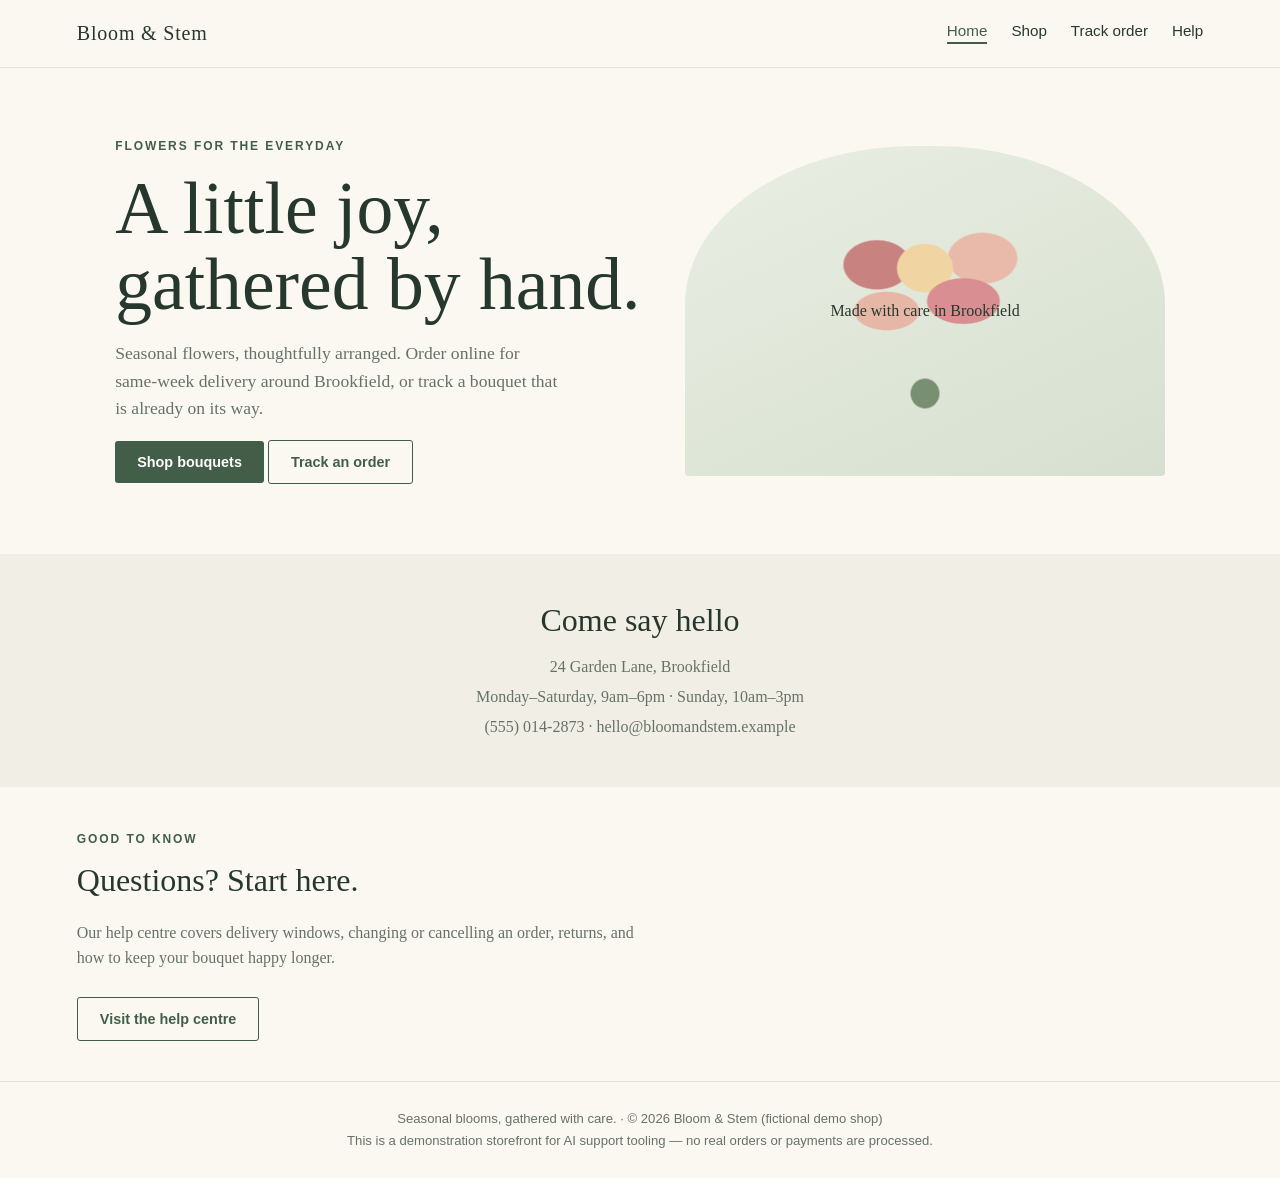
<file: index.html>
<!doctype html>
<html lang="en">
<head>
  <meta charset="utf-8">
  <meta name="viewport" content="width=device-width, initial-scale=1">
  <meta name="description" content="Seasonal flowers, thoughtfully arranged at Bloom & Stem in Brookfield. Order online, track your delivery, or visit the shop.">
  <title>Bloom &amp; Stem Flower Shop</title>
  <link rel="stylesheet" href="styles.css">
</head>
<body>
  <header class="site">
    <a class="brand" href="index.html">Bloom &amp; Stem</a>
    <nav aria-label="Main navigation">
      <a href="index.html" class="active">Home</a>
      <a href="shop.html">Shop</a>
      <a href="track.html">Track order</a>
      <a href="help.html">Help</a>
    </nav>
  </header>
  <main>
    <section class="hero">
      <div>
        <div class="eyebrow">Flowers for the everyday</div>
        <h1>A little joy, gathered by hand.</h1>
        <p class="intro">Seasonal flowers, thoughtfully arranged. Order online for same-week delivery around Brookfield, or track a bouquet that is already on its way.</p>
        <a class="button" href="shop.html">Shop bouquets</a>
        <a class="button ghost" href="track.html">Track an order</a>
      </div>
      <div class="art" role="img" aria-label="Illustration of a colorful bouquet"><span>Made with care in Brookfield</span></div>
    </section>

    <section class="info">
      <h2>Come say hello</h2>
      <p>24 Garden Lane, Brookfield</p>
      <p id="hours-line">Monday–Saturday, 9am–6pm · Sunday, 10am–3pm</p>
      <p>(555) 014-2873 · hello@bloomandstem.example</p>
    </section>

    <section class="wrap" style="padding-top:44px">
      <div class="eyebrow">Good to know</div>
      <h2 style="font-size:2rem;margin:8px 0 4px">Questions? Start here.</h2>
      <p style="color:var(--muted);max-width:560px">Our help centre covers delivery windows, changing or cancelling an order, returns, and how to keep your bouquet happy longer.</p>
      <a class="button ghost" href="help.html" style="margin-top:10px">Visit the help centre</a>
    </section>
  </main>
  <footer class="site">
    Seasonal blooms, gathered with care. · © 2026 Bloom &amp; Stem (fictional demo shop)<br>
    This is a demonstration storefront for AI support tooling — no real orders or payments are processed.
  </footer>
  <!-- Zendesk Web Widget for the Z3n Tests channel -->
  <script id="ze-snippet" src="https://static.zdassets.com/ekr/snippet.js?key=9352e853-91dd-4f1b-9e07-2f2df5ac2aff" async></script>
</body>
</html>
</file>
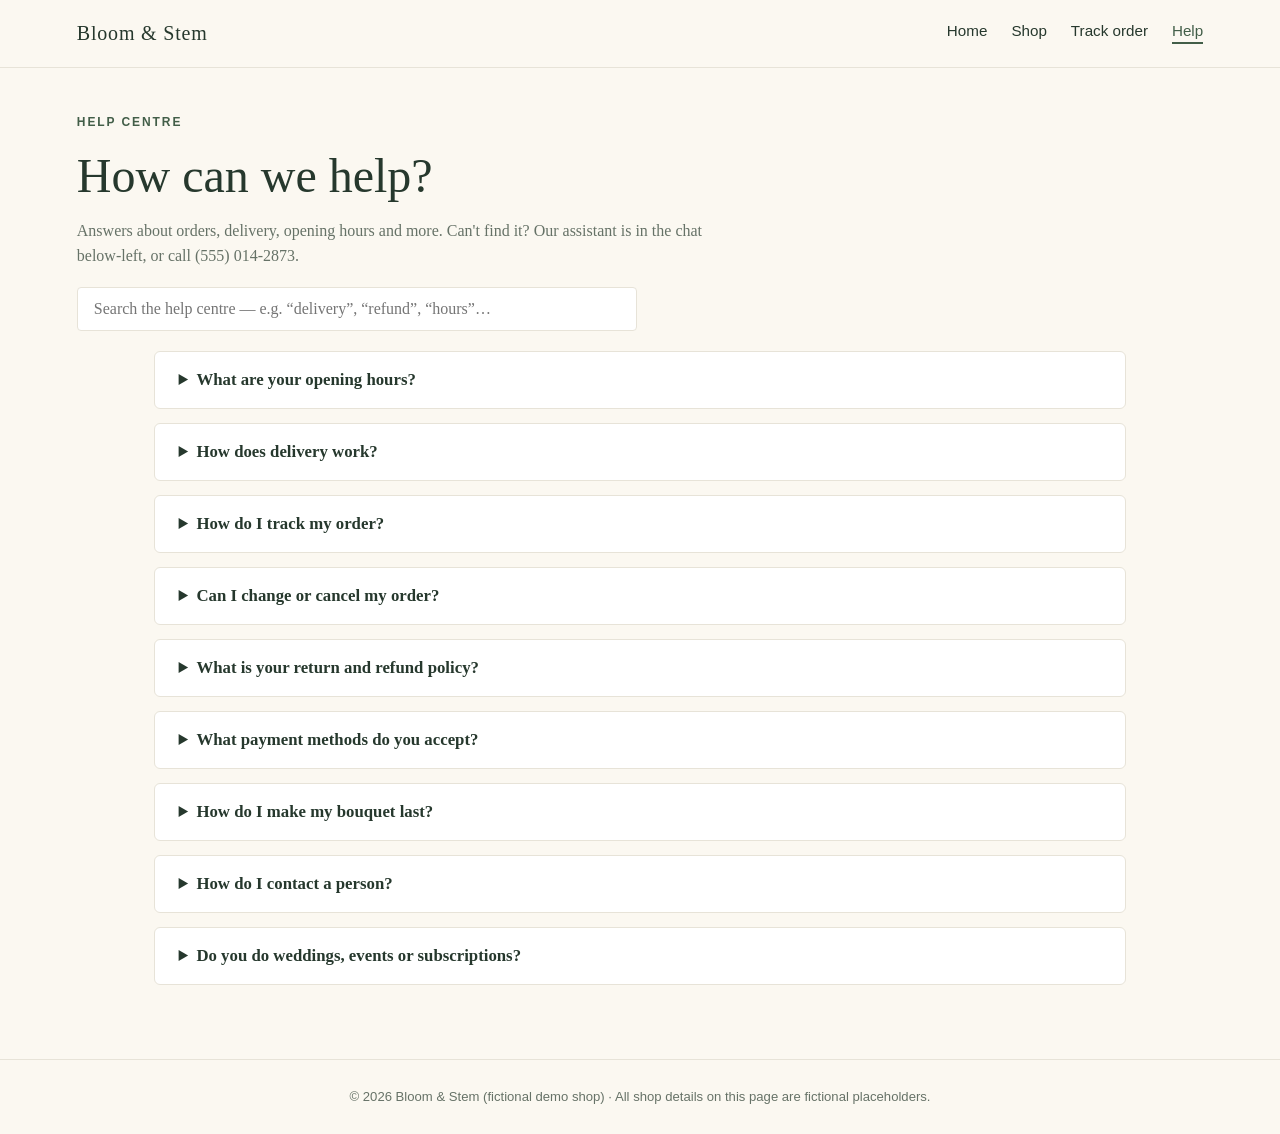
<file: help.html>
<!doctype html>
<html lang="en">
<head>
  <meta charset="utf-8">
  <meta name="viewport" content="width=device-width, initial-scale=1">
  <meta name="description" content="Bloom & Stem help centre: opening hours, delivery, order changes, returns and flower care.">
  <title>Help centre — Bloom &amp; Stem</title>
  <link rel="stylesheet" href="styles.css">
  <style>
    .kb-list{padding:0 max(6vw,24px) 20px}
  </style>
</head>
<body>
  <header class="site">
    <a class="brand" href="index.html">Bloom &amp; Stem</a>
    <nav aria-label="Main navigation">
      <a href="index.html">Home</a>
      <a href="shop.html">Shop</a>
      <a href="track.html">Track order</a>
      <a href="help.html" class="active">Help</a>
    </nav>
  </header>
  <main>
    <div class="page-title">
      <div class="eyebrow">Help centre</div>
      <h1>How can we help?</h1>
      <p>Answers about orders, delivery, opening hours and more. Can't find it? Our assistant is in the chat below-left, or call (555) 014-2873.</p>
      <p style="margin-top:18px"><input class="kb-search" id="kb-search" type="search" placeholder="Search the help centre — e.g. “delivery”, “refund”, “hours”…" aria-label="Search help articles"></p>
    </div>

    <div class="kb-list" id="kb-list">

      <details class="article" data-tags="hours opening visit shop open close time address location">
        <summary>What are your opening hours?</summary>
        <div class="content">
          <p>The shop at 24 Garden Lane, Brookfield is open:</p>
          <ul>
            <li><strong>Monday – Friday:</strong> 9am – 6pm</li>
            <li><strong>Saturday:</strong> 9am – 5pm</li>
            <li><strong>Sunday:</strong> 10am – 3pm</li>
          </ul>
          <p>Closed on public holidays — holiday-week hours are posted on the shop window and on our home page a week in advance. Same-week online orders close at 2pm for next-day delivery.</p>
        </div>
      </details>

      <details class="article" data-tags="delivery shipping courier how long when arrive fee cost free">
        <summary>How does delivery work?</summary>
        <div class="content">
          <p>We deliver around Brookfield <strong>Tuesday to Saturday</strong>, 9am–6pm. You pick a delivery date at checkout; we'll confirm by email.</p>
          <ul>
            <li>Delivery is a flat <strong>$4.95</strong>, free on orders over $80.</li>
            <li>Orders placed before <strong>2pm</strong> can usually go out next delivery day.</li>
            <li>We leave the bouquet with the recipient or in a shaded safe spot — the courier photographs every drop-off.</li>
            <li>For funerals and timed events, put the time in the delivery notes and we will do our best.</li>
          </ul>
          <p>We don't post bouquets — arrangements are only delivered locally, by hand.</p>
        </div>
      </details>

      <details class="article" data-tags="track order status where package number">
        <summary>How do I track my order?</summary>
        <div class="content">
          <p>Use the <a href="track.html">order tracking page</a> with the number from your confirmation email (it looks like <strong>BS-10234</strong>).</p>
          <ul>
            <li><strong>Processing:</strong> we are making your arrangement — no courier yet.</li>
            <li><strong>In transit:</strong> out with Brookfield Courier; a tracking number appears once it is scanned on the van.</li>
            <li><strong>Delivered:</strong> dropped off, with a photo on file.</li>
          </ul>
          <p>If your order shows “processing” past 2pm on your delivery day, contact us and we'll chase the courier.</p>
        </div>
      </details>

      <details class="article" data-tags="change cancel amend modify edit order update address date">
        <summary>Can I change or cancel my order?</summary>
        <div class="content">
          <p>Yes — with fair notice:</p>
          <ul>
            <li><strong>Cancel:</strong> free up to <strong>24 hours</strong> before the delivery date. Inside 24 hours we charge 50% (stems are already cut and conditioned for your arrangement).</li>
            <li><strong>Change address or date:</strong> free up to <strong>12 hours</strong> before delivery.</li>
            <li><strong>Swap flowers:</strong> possible while the order is still “processing” — message us with your order number.</li>
          </ul>
          <p>To make any change, reply to your confirmation email or contact us with your order number. In-transit orders can no longer be changed, but the courier can reroute to a neighbour in some cases.</p>
        </div>
      </details>

      <details class="article" data-tags="refund return return policy money back damaged wilted complaint">
        <summary>What is your return and refund policy?</summary>
        <div class="content">
          <p>Fresh flowers are perishable, so we don't take them back — instead we make it right:</p>
          <ul>
            <li><strong>Not happy with the arrangement?</strong> Tell us within <strong>24 hours</strong> with a photo, and we'll replace it or refund it in full — your choice.</li>
            <li><strong>Delivered late?</strong> Delivery fee refunded automatically.</li>
            <li><strong>Wrong address, our mistake?</strong> We redeliver the same day at no charge, or refund in full.</li>
            <li><strong>Wrong address on your order?</strong> See “change or cancel” above — we'll help however we can, but can't refund orders lost to an address you gave us incorrectly.</li>
          </ul>
          <p>Refunds return to the original card within 5–10 business days.</p>
        </div>
      </details>

      <details class="article" data-tags="payment pay card method cash shopify checkout invoice">
        <summary>What payment methods do you accept?</summary>
        <div class="content">
          <p>Online checkout accepts major credit and debit cards. In the shop you can also pay with cash or contactless.</p>
          <p>For businesses, weddings and events we can invoice — email <a href="mailto:hello@bloomandstem.example">hello@bloomandstem.example</a> with your PO number and delivery schedule. Subscriptions (weekly or fortnightly bouquets) are billed per delivery and can be paused any time.</p>
        </div>
      </details>

      <details class="article" data-tags="care flowers last fresh water wilt tulips vase">
        <summary>How do I make my bouquet last?</summary>
        <div class="content">
          <p>Most of our arrangements last 5–7 days, sometimes longer:</p>
          <ul>
            <li>Trim 1–2 cm off the stems at an angle and put them in fresh, cool water straight away.</li>
            <li>Change the water every two days; re-trim once mid-week.</li>
            <li>Keep away from radiators, direct sun and the fruit bowl (ripening fruit shortens flower life).</li>
            <li>Tulips keep drooping? Wrap the stems tightly in paper upright in water for two hours — they straighten up.</li>
          </ul>
        </div>
      </details>

      <details class="article" data-tags="contact phone email speak human person support">
        <summary>How do I contact a person?</summary>
        <div class="content">
          <p>We're a small team and happy to talk:</p>
          <ul>
            <li><strong>Phone:</strong> (555) 014-2873 during opening hours</li>
            <li><strong>Email:</strong> hello@bloomandstem.example — we reply within one business day</li>
            <li><strong>In person:</strong> 24 Garden Lane, Brookfield</li>
          </ul>
          <p>For anything urgent about a same-day delivery, please call rather than email.</p>
        </div>
      </details>

      <details class="article" data-tags="weddings events bulk corporate subscription standing order">
        <summary>Do you do weddings, events or subscriptions?</summary>
        <div class="content">
          <p>Yes, within about 30 km of Brookfield:</p>
          <ul>
            <li><strong>Weddings &amp; events:</strong> consultation bookings open 3 months ahead; minimum order $400.</li>
            <li><strong>Corporate &amp; office:</strong> weekly or fortnightly standing orders with invoice billing.</li>
            <li><strong>Home subscriptions:</strong> weekly or fortnightly from $38 per delivery, pause or cancel any time.</li>
          </ul>
          <p>Ask in chat or email hello@bloomandstem.example and we'll send the lookbook.</p>
        </div>
      </details>

    </div>
  </main>
  <footer class="site">
    © 2026 Bloom &amp; Stem (fictional demo shop) · All shop details on this page are fictional placeholders.
  </footer>
  <script>
    (function () {
      var input = document.getElementById("kb-search");
      var articles = Array.prototype.slice.call(document.querySelectorAll("details.article"));
      input.addEventListener("input", function () {
        var q = input.value.trim().toLowerCase();
        articles.forEach(function (a) {
          var text = (a.textContent + " " + (a.dataset.tags || "")).toLowerCase();
          a.style.display = !q || text.indexOf(q) !== -1 ? "" : "none";
        });
        var none = q && articles.every(function (a) { return a.style.display === "none"; });
        var msg = document.getElementById("kb-none");
        if (!msg) {
          msg = document.createElement("p");
          msg.id = "kb-none";
          msg.style.cssText = "padding:0 max(6vw,24px);color:var(--muted)";
          document.getElementById("kb-list").after(msg);
        }
        msg.textContent = none ? "No articles matched — try “delivery”, “refund” or “hours”, or ask our assistant in the chat." : "";
      });
    })();
  </script>
</body>
</html>
</file>
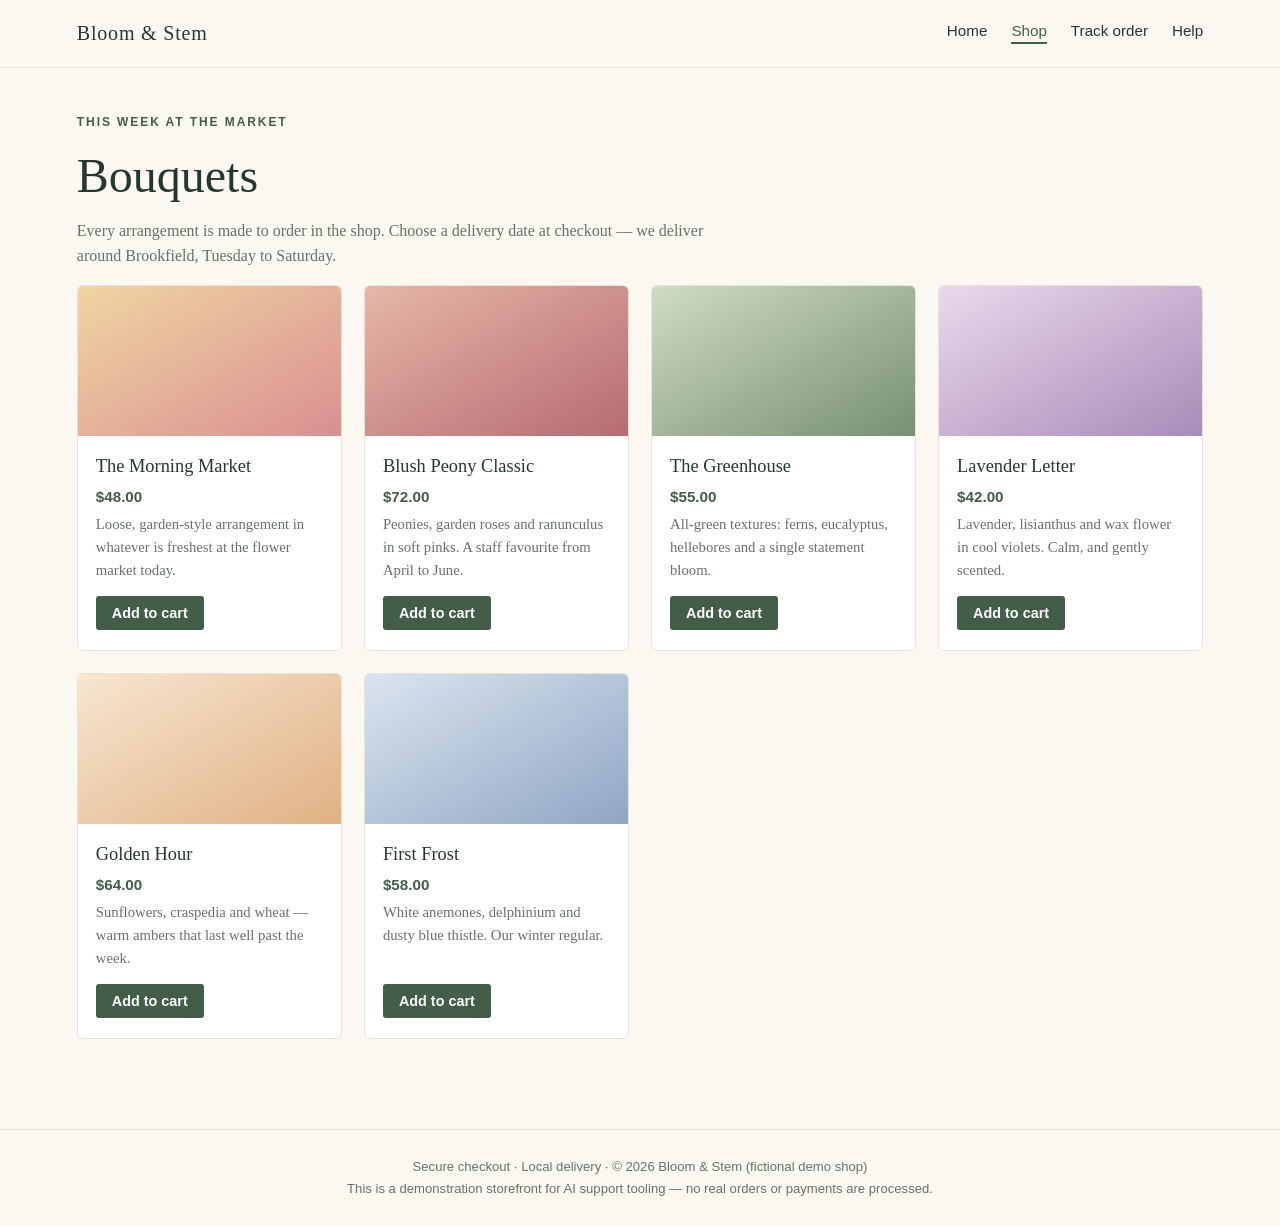
<file: shop.html>
<!doctype html>
<html lang="en">
<head>
  <meta charset="utf-8">
  <meta name="viewport" content="width=device-width, initial-scale=1">
  <meta name="description" content="Shop seasonal bouquets at Bloom & Stem. Local delivery around Brookfield.">
  <title>Shop — Bloom &amp; Stem</title>
  <link rel="stylesheet" href="styles.css">
  <!-- AI SUPPORT WIDGET — Forethought (the data-api-key is the widget's public identifier, like any Forethought site) -->
  <script src="https://solve-widget.forethought.ai/embed.js" id="forethought-widget-embed-script" data-api-key="856cdbd0-934d-4e65-8462-e337b4486d97" position="left" offset-x="44px" offset-y="44px" async></script>
</head>
<body>
  <header class="site">
    <a class="brand" href="index.html">Bloom &amp; Stem</a>
    <nav aria-label="Main navigation">
      <a href="index.html">Home</a>
      <a href="shop.html" class="active">Shop</a>
      <a href="track.html">Track order</a>
      <a href="help.html">Help</a>
    </nav>
  </header>
  <main>
    <div class="page-title">
      <div class="eyebrow">This week at the market</div>
      <h1>Bouquets</h1>
      <p>Every arrangement is made to order in the shop. Choose a delivery date at checkout — we deliver around Brookfield, Tuesday to Saturday.</p>
    </div>

    <section class="cards" id="catalog" aria-label="Bouquet catalog"></section>

    <section class="panel hidden" id="checkout-section" aria-label="Checkout">
      <div class="eyebrow">Checkout</div>
      <h2 style="margin:8px 0 18px">Your order</h2>
      <div id="cart-lines"></div>
      <div class="total-line"><span>Delivery</span><span id="delivery-fee"></span></div>
      <div class="total-line" style="border-top:1px solid var(--line);margin-top:10px;padding-top:14px"><span>Total</span><span id="cart-total"></span></div>

      <form id="checkout-form" style="margin-top:26px" novalidate>
        <div class="form-grid">
          <div class="field"><label for="f-name">Full name</label><input id="f-name" required autocomplete="name"></div>
          <div class="field"><label for="f-email">Email</label><input id="f-email" type="email" required autocomplete="email"></div>
          <div class="field"><label for="f-address">Delivery address</label><input id="f-address" required autocomplete="street-address"></div>
          <div class="field"><label for="f-date">Delivery date</label><input id="f-date" type="date" required></div>
          <div class="field" style="grid-column:1/-1"><label for="f-card">Card number <span class="note">(demo — use any 16 digits)</span></label><input id="f-card" inputmode="numeric" placeholder="4242 4242 4242 4242" required></div>
        </div>
        <button class="button" type="submit">Pay and place order</button>
        <p class="note" style="margin-top:12px">Demo checkout — no payment is taken and no card details are stored or sent anywhere.</p>
      </form>

      <div class="hidden" id="order-confirmation" style="margin-top:22px">
        <h3 style="margin:0 0 8px">Thank you — your order is in! 🌷</h3>
        <p>Your order number is <strong id="conf-number"></strong>. Keep it handy to <a href="track.html">track your delivery</a>.</p>
      </div>
    </section>
  </main>
  <footer class="site">
    Secure checkout · Local delivery · © 2026 Bloom &amp; Stem (fictional demo shop)<br>
    This is a demonstration storefront for AI support tooling — no real orders or payments are processed.
  </footer>
  <script src="demo-data.js"></script>
  <script>
    (function () {
      var cart = [];
      var $ = function (s) { return document.querySelector(s); };
      var fmt = function (n) { return "$" + n.toFixed(2); };

      function renderCatalog() {
        var el = $("#catalog");
        el.innerHTML = CATALOG.map(function (b) {
          return '<article class="card"><div class="thumb swatch-' + b.swatch + '"></div>' +
            '<div class="body"><h3>' + b.name + '</h3><span class="price">' + fmt(b.price) + '</span>' +
            '<p>' + b.desc + '</p><button class="button" data-id="' + b.id + '">Add to cart</button></div></article>';
        }).join("");
        el.addEventListener("click", function (e) {
          var btn = e.target.closest("button[data-id]");
          if (btn) addToCart(btn.dataset.id);
        });
      }

      function addToCart(id) {
        var line = cart.find(function (l) { return l.id === id; });
        if (line) line.qty += 1; else cart.push({ id: id, qty: 1 });
        renderCart();
        $("#checkout-section").classList.remove("hidden");
        $("#checkout-section").scrollIntoView({ behavior: "smooth" });
      }

      function subtotal() {
        return cart.reduce(function (s, l) {
          var b = CATALOG.find(function (x) { return x.id === l.id; });
          return s + b.price * l.qty;
        }, 0);
      }

      function deliveryFee() { return subtotal() >= SHOP.freeDeliveryOver ? 0 : SHOP.deliveryFee; }

      function renderCart() {
        $("#cart-lines").innerHTML = cart.map(function (l) {
          var b = CATALOG.find(function (x) { return x.id === l.id; });
          return '<div class="cart-line"><span>' + b.name + " × " + l.qty +
            ' <button class="button ghost" style="padding:2px 8px;margin-left:8px" data-remove="' + b.id + '">remove</button></span><span>' + fmt(b.price * l.qty) + "</span></div>";
        }).join("");
        $("#delivery-fee").textContent = deliveryFee() === 0 ? "Free" : fmt(deliveryFee());
        $("#cart-total").textContent = fmt(subtotal() + deliveryFee());
      }

      $("#cart-lines").addEventListener("click", function (e) {
        var btn = e.target.closest("button[data-remove]");
        if (!btn) return;
        cart = cart.filter(function (l) { return l.id !== btn.dataset.remove; });
        renderCart();
        if (!cart.length) $("#checkout-section").classList.add("hidden");
      });

      $("#checkout-form").addEventListener("submit", function (e) {
        e.preventDefault();
        if (!cart.length) return;
        var number = "BS-" + Math.floor(10300 + Math.random() * 500);
        var order = {
          number: number,
          email: $("#f-email").value.trim(),
          placed: new Date().toISOString().slice(0, 10),
          item: CATALOG.find(function (x) { return x.id === cart[0].id; }).name + (cart.length > 1 ? " + " + (cart.length - 1) + " more" : ""),
          qty: cart.reduce(function (s, l) { return s + l.qty; }, 0),
          total: subtotal() + deliveryFee(),
          status: "processing",
          carrier: "Brookfield Courier",
          tracking: null,
          eta: $("#f-date").value,
          address: $("#f-address").value.trim()
        };
        try {
          var mine = JSON.parse(localStorage.getItem("bs-orders") || "[]");
          mine.push(order);
          localStorage.setItem("bs-orders", JSON.stringify(mine));
        } catch (err) { /* demo continues without persistence */ }
        $("#conf-number").textContent = number;
        $("#order-confirmation").classList.remove("hidden");
        $("#checkout-form").classList.add("hidden");
        cart = [];
        renderCart();
      });

      renderCatalog();
    })();
  </script>
</body>
</html>
</file>
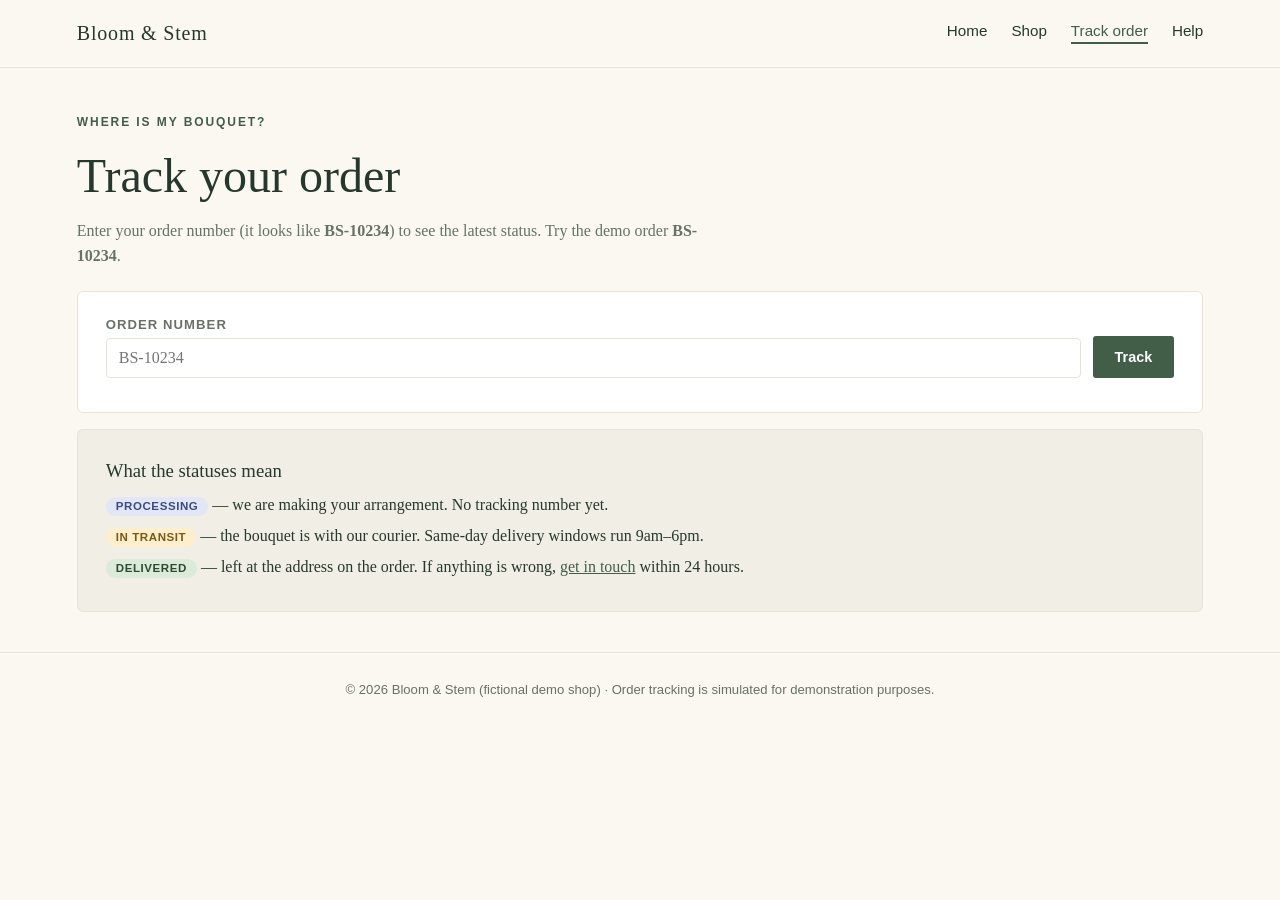
<file: track.html>
<!doctype html>
<html lang="en">
<head>
  <meta charset="utf-8">
  <meta name="viewport" content="width=device-width, initial-scale=1">
  <meta name="description" content="Track your Bloom & Stem order.">
  <title>Track order — Bloom &amp; Stem</title>
  <link rel="stylesheet" href="styles.css">
</head>
<body>
  <header class="site">
    <a class="brand" href="index.html">Bloom &amp; Stem</a>
    <nav aria-label="Main navigation">
      <a href="index.html">Home</a>
      <a href="shop.html">Shop</a>
      <a href="track.html" class="active">Track order</a>
      <a href="help.html">Help</a>
    </nav>
  </header>
  <main>
    <div class="page-title">
      <div class="eyebrow">Where is my bouquet?</div>
      <h1>Track your order</h1>
      <p>Enter your order number (it looks like <strong>BS-10234</strong>) to see the latest status. Try the demo order <strong>BS-10234</strong>.</p>
    </div>

    <section class="panel">
      <form id="track-form" style="display:flex;gap:12px;flex-wrap:wrap;align-items:end" novalidate>
        <div class="field" style="flex:1;min-width:220px;margin-bottom:0"><label for="t-number">Order number</label><input id="t-number" placeholder="BS-10234" required></div>
        <button class="button" type="submit">Track</button>
      </form>
      <div id="result" style="margin-top:8px"></div>
    </section>

    <section class="panel" style="background:var(--soft)">
      <h3 style="margin:0 0 8px">What the statuses mean</h3>
      <p style="margin:6px 0"><span class="badge processing">Processing</span> — we are making your arrangement. No tracking number yet.</p>
      <p style="margin:6px 0"><span class="badge in-transit">In transit</span> — the bouquet is with our courier. Same-day delivery windows run 9am–6pm.</p>
      <p style="margin:6px 0"><span class="badge delivered">Delivered</span> — left at the address on the order. If anything is wrong, <a href="help.html">get in touch</a> within 24 hours.</p>
    </section>
  </main>
  <footer class="site">
    © 2026 Bloom &amp; Stem (fictional demo shop) · Order tracking is simulated for demonstration purposes.
  </footer>
  <script src="demo-data.js"></script>
  <script>
    (function () {
      var $ = function (s) { return document.querySelector(s); };
      var LABEL = { "processing": "Processing", "in-transit": "In transit", "delivered": "Delivered" };

      function localOrders() {
        try { return JSON.parse(localStorage.getItem("bs-orders") || "[]"); } catch (e) { return []; }
      }

      function findOrder(num) {
        num = num.trim().toUpperCase();
        var all = DEMO_ORDERS.concat(localOrders());
        return all.find(function (o) { return o.number.toUpperCase() === num; });
      }

      function show(order) {
        var html = '<table class="orders"><tbody>' +
          "<tr><th>Status</th><td><span class='badge " + order.status + "'>" + LABEL[order.status] + "</span></td></tr>" +
          "<tr><th>Item</th><td>" + order.item + " × " + order.qty + "</td></tr>" +
          "<tr><th>Placed</th><td>" + order.placed + "</td></tr>" +
          "<tr><th>Delivering to</th><td>" + order.address + "</td></tr>" +
          "<tr><th>Estimated delivery</th><td>" + order.eta + "</td></tr>" +
          "<tr><th>Carrier</th><td>" + order.carrier + (order.tracking ? " · tracking " + order.tracking : " · tracking number to follow") + "</td></tr>" +
          "<tr><th>Total</th><td>$" + order.total.toFixed(2) + "</td></tr>" +
          "</tbody></table>";
        $("#result").innerHTML = html;
      }

      $("#track-form").addEventListener("submit", function (e) {
        e.preventDefault();
        var num = $("#t-number").value;
        var order = findOrder(num);
        $("#result").innerHTML = order ? show(order) :
          '<p style="margin-top:14px">We couldn\'t find an order with that number. Double-check it, or see the <a href="help.html">help centre</a> — our assistant can also look it up if you paste the number in the chat.</p>';
      });
    })();
  </script>
</body>
</html>
</file>
<file: styles.css>
/* Bloom & Stem — shared styles */
:root{
  --ink:#26382d;--muted:#667267;--cream:#fbf8f1;--paper:#ffffff;
  --green:#425e48;--green-dark:#33493a;--blush:#e6b7a6;--gold:#c9a24b;
  --line:#e7e3d8;--soft:#f1eee5;
}
*{box-sizing:border-box}
body{margin:0;color:var(--ink);background:var(--cream);font:16px/1.55 Georgia,"Times New Roman",serif}
a{color:var(--green)}
h1,h2,h3{font-weight:400}

header.site{display:flex;justify-content:space-between;align-items:center;gap:16px;padding:18px max(6vw,24px);border-bottom:1px solid var(--line);background:var(--cream);position:sticky;top:0;z-index:20}
header.site .brand{font-size:1.25rem;letter-spacing:.04em;text-decoration:none;color:var(--ink)}
header.site nav{display:flex;gap:24px;flex-wrap:wrap}
header.site nav a{color:var(--ink);text-decoration:none;font:.95rem/1 Arial,sans-serif}
header.site nav a.active{color:var(--green);border-bottom:2px solid var(--green);padding-bottom:4px}

.wrap{padding:0 max(6vw,24px)}
.eyebrow{color:var(--green);text-transform:uppercase;letter-spacing:.16em;font:700 .75rem/1.4 Arial,sans-serif}
.button{display:inline-block;padding:13px 22px;border-radius:3px;background:var(--green);color:#fff;text-decoration:none;font:600 .9rem Arial,sans-serif;border:none;cursor:pointer}
.button:hover{background:var(--green-dark)}
.button.ghost{background:transparent;color:var(--green);border:1px solid var(--green)}

.hero{display:grid;grid-template-columns:1.05fr .95fr;align-items:center;gap:40px;padding:70px max(9vw,28px)}
.hero h1{max-width:560px;margin:15px 0;font-size:clamp(2.6rem,6vw,4.6rem);line-height:1.04}
.hero .intro{max-width:450px;color:var(--muted);font-size:1.1rem}
.art{min-height:330px;display:grid;place-items:center;border-radius:48% 48% 4px 4px;background:radial-gradient(ellipse at 50% 75%,#789071 0 4%,transparent 4.5%),radial-gradient(ellipse at 42% 50%,#e6b7a6 0 8%,transparent 8.5%),radial-gradient(ellipse at 58% 47%,#d98f91 0 9%,transparent 9.5%),radial-gradient(ellipse at 50% 37%,#f0d5a2 0 8%,transparent 8.5%),radial-gradient(ellipse at 40% 36%,#c88381 0 8%,transparent 8.5%),radial-gradient(ellipse at 62% 34%,#e9b9a9 0 8%,transparent 8.5%),linear-gradient(155deg,#e9eee2,#d7e0d0)}

.cards{display:grid;grid-template-columns:repeat(auto-fill,minmax(240px,1fr));gap:22px;padding:10px max(6vw,24px) 50px}
.card{background:var(--paper);border:1px solid var(--line);border-radius:6px;overflow:hidden;display:flex;flex-direction:column}
.card .thumb{height:150px}
.card .body{padding:16px 18px 20px;display:flex;flex-direction:column;gap:8px;flex:1}
.card h3{margin:0;font-size:1.15rem}
.card .price{font:600 .95rem Arial,sans-serif;color:var(--green)}
.card p{margin:0;color:var(--muted);font-size:.92rem;flex:1}
.card .swatch-1{background:linear-gradient(150deg,#f0d5a2,#d98f91)}
.card .swatch-2{background:linear-gradient(150deg,#e6b7a6,#b76b74)}
.card .swatch-3{background:linear-gradient(150deg,#cfdcc6,#789071)}
.card .swatch-4{background:linear-gradient(150deg,#e9d9ec,#a98bb8)}
.card .swatch-5{background:linear-gradient(150deg,#f7e6d0,#e0b184)}
.card .swatch-6{background:linear-gradient(150deg,#dbe4ef,#8fa6c4)}
.card button{align-self:flex-start;margin-top:6px;padding:9px 16px}

.panel{background:var(--paper);border:1px solid var(--line);border-radius:6px;padding:26px 28px;margin:16px max(6vw,24px)}
.page-title{padding:46px max(6vw,24px) 6px}
.page-title h1{margin:8px 0 6px;font-size:clamp(2rem,4vw,3rem)}
.page-title p{margin:0;color:var(--muted);max-width:640px}

.info{padding:42px max(9vw,28px);background:var(--soft);text-align:center}
.info h2{margin:0 0 10px;font-size:2rem}
.info p{margin:5px;color:var(--muted)}

footer.site{padding:26px;text-align:center;color:var(--muted);font:.82rem/1.7 Arial,sans-serif;border-top:1px solid var(--line);margin-top:40px}

/* Knowledge base */
.kb-search{width:min(560px,100%);padding:12px 16px;border:1px solid var(--line);border-radius:4px;font:1rem Georgia,serif;background:var(--paper)}
.kb-grid{display:grid;grid-template-columns:repeat(auto-fill,minmax(260px,1fr));gap:18px;padding:24px max(6vw,24px)}
.kb-card{background:var(--paper);border:1px solid var(--line);border-radius:6px;padding:20px 22px;cursor:pointer}
.kb-card h3{margin:0 0 8px;font-size:1.1rem}
.kb-card p{margin:0;color:var(--muted);font-size:.92rem}
details.article{background:var(--paper);border:1px solid var(--line);border-radius:6px;margin:14px max(6vw,24px)}
details.article summary{cursor:pointer;padding:18px 24px;font:600 1.05rem Georgia,serif;list-style-position:inside}
details.article .content{padding:0 24px 22px;color:var(--ink)}
details.article .content p{margin:8px 0}
details.article .content ul{margin:8px 0;padding-left:22px}

/* Shop / cart / forms */
table.orders{width:100%;border-collapse:collapse;margin-top:14px}
table.orders th,table.orders td{text-align:left;padding:10px 12px;border-bottom:1px solid var(--line);font-size:.95rem}
table.orders th{font:700 .78rem/1 Arial,sans-serif;text-transform:uppercase;letter-spacing:.08em;color:var(--muted)}
.badge{display:inline-block;padding:4px 10px;border-radius:99px;font:700 .72rem/1 Arial,sans-serif;letter-spacing:.05em;text-transform:uppercase}
.badge.delivered{background:#dcead9;color:#2c4a2f}
.badge.in-transit{background:#fdeecd;color:#7a5a12}
.badge.processing{background:#e2e6f5;color:#3a4a86}

input,select,textarea{font:1rem Georgia,serif;padding:10px 12px;border:1px solid var(--line);border-radius:4px;background:var(--paper);color:var(--ink);width:100%}
.field{margin-bottom:16px}
.field label{display:block;font:600 .82rem/1 Arial,sans-serif;text-transform:uppercase;letter-spacing:.08em;color:var(--muted);margin-bottom:7px}
.form-grid{display:grid;grid-template-columns:1fr 1fr;gap:0 18px}
.cart-line{display:flex;justify-content:space-between;gap:14px;padding:10px 0;border-bottom:1px dashed var(--line)}
.total-line{display:flex;justify-content:space-between;font:600 1rem Arial,sans-serif;padding-top:12px}
.note{color:var(--muted);font-size:.85rem}
.hidden{display:none}

@media(max-width:760px){
  header.site{flex-direction:column;align-items:flex-start}
  .hero{grid-template-columns:1fr;padding-top:48px}
  .form-grid{grid-template-columns:1fr}
  .art{min-height:250px}
}
</file>
